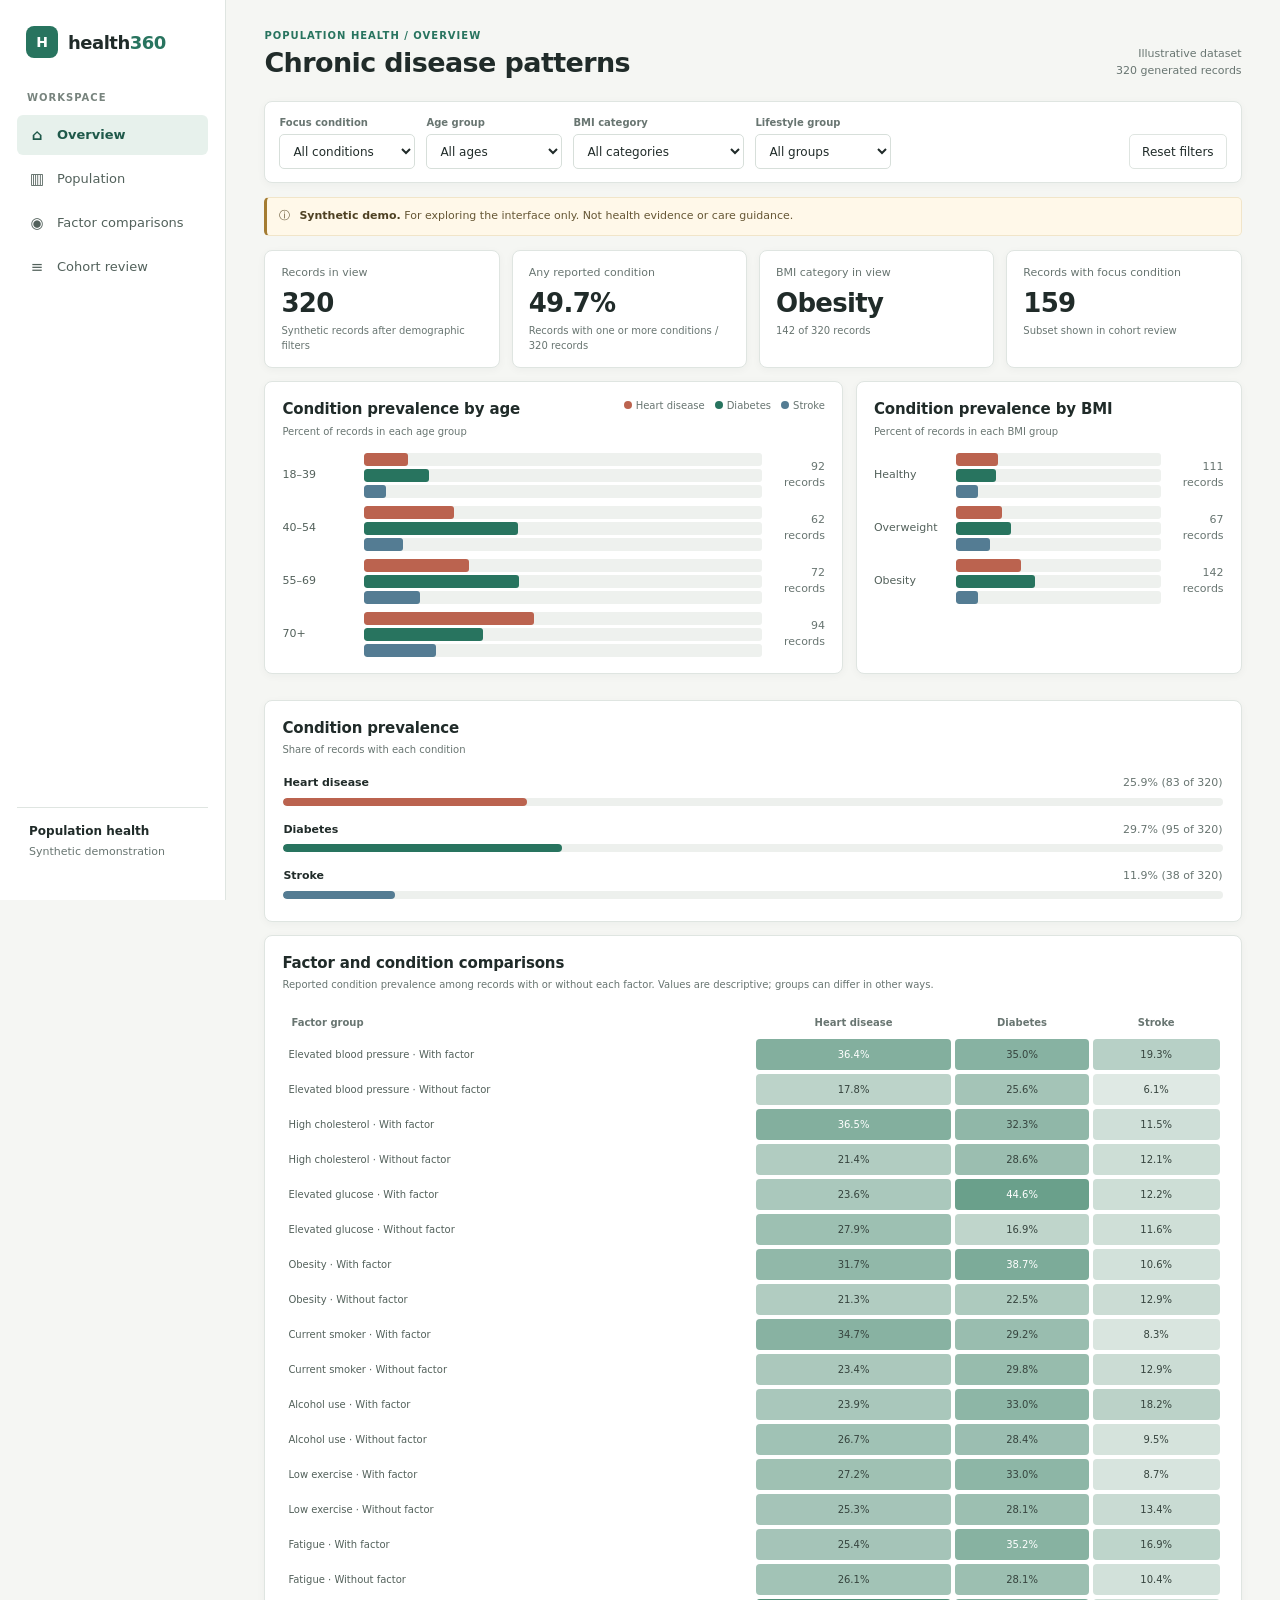
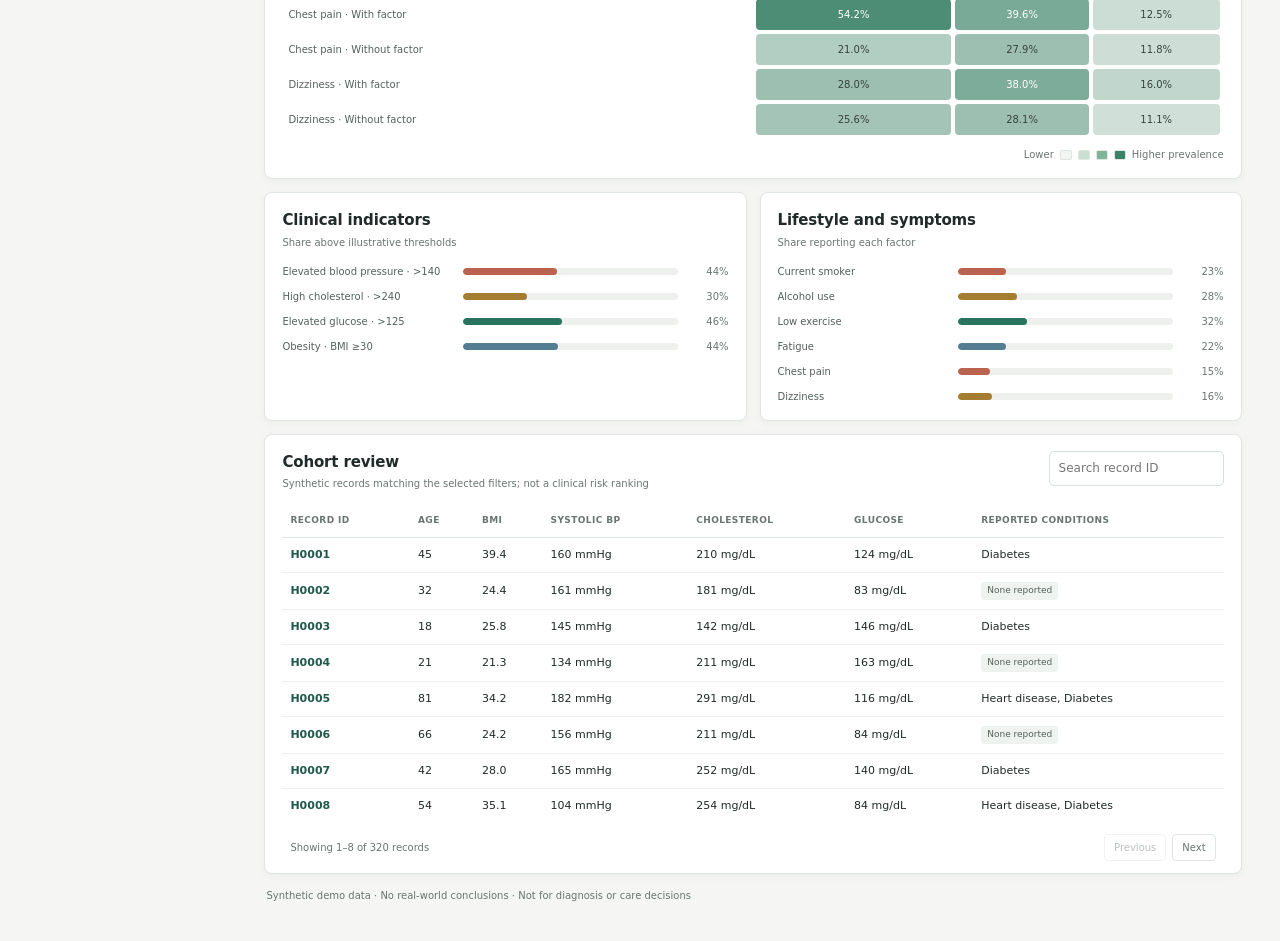
<file: index.html>
<!doctype html>
<html lang="en">
<head>
  <meta charset="utf-8">
  <meta name="viewport" content="width=device-width, initial-scale=1">
  <meta name="theme-color" content="#f5f6f3">
  <title>Health360 | Population health</title>
  <style>
    :root{color-scheme:light;--ink:#202b29;--muted:#687571;--line:#dfe5e1;--paper:#fff;--canvas:#f5f6f3;--green:#28745f;--green-dark:#1f594a;--mint:#e7f1ec;--coral:#bb634f;--gold:#a47c32;--blue:#547c93;--shadow:0 2px 8px #23392d0a;--radius:8px}
    *{box-sizing:border-box}html{scroll-behavior:smooth}body{margin:0;color:var(--ink);background:var(--canvas);font:14px/1.5 system-ui,-apple-system,"Segoe UI",sans-serif}button,input,select{font:inherit}button,select{color:inherit}.shell{max-width:1600px;min-height:100vh;margin:auto;display:grid;grid-template-columns:226px minmax(0,1fr)}aside{position:sticky;top:0;height:100vh;padding:26px 17px;background:#fff;border-right:1px solid var(--line);display:flex;flex-direction:column}.brand{display:flex;align-items:center;gap:10px;padding:0 9px 32px}.brand-mark{width:32px;height:32px;display:grid;place-items:center;background:var(--green);color:#fff;border-radius:8px;font-weight:750}.brand-name{font-size:18px;font-weight:700;letter-spacing:-.5px}.brand-name span{color:var(--green)}.nav-label{padding:0 10px;margin:0 0 8px;color:#78847e;font-size:10px;font-weight:700;text-transform:uppercase;letter-spacing:1px}.nav-link{min-height:40px;display:flex;align-items:center;gap:11px;margin:2px 0;padding:0 11px;border-radius:6px;color:#52615b;text-decoration:none;font-size:13px}.nav-link:hover,.nav-link.active{color:var(--green-dark);background:var(--mint)}.nav-link.active{font-weight:650}.nav-icon{width:18px;text-align:center;font-size:15px}.side-note{margin-top:auto;padding:14px 12px;border-top:1px solid var(--line);color:var(--muted);font-size:11px}.side-note strong{display:block;margin-bottom:4px;color:var(--ink);font-size:12px}main{min-width:0;padding:28px clamp(18px,3vw,42px) 38px}.topline{display:flex;align-items:flex-end;justify-content:space-between;gap:16px;margin-bottom:22px}.eyebrow{color:var(--green);text-transform:uppercase;letter-spacing:1px;font-size:10px;font-weight:750}h1{margin:4px 0 0;font-size:27px;line-height:1.2;letter-spacing:-.6px}.updated{color:var(--muted);font-size:11px;text-align:right}.filterbar{display:flex;flex-wrap:wrap;align-items:end;gap:11px;margin-bottom:14px;padding:13px 14px;background:var(--paper);border:1px solid var(--line);border-radius:var(--radius);box-shadow:var(--shadow)}.filter{display:grid;gap:4px;min-width:136px}.filter label{color:var(--muted);font-size:10px;font-weight:700}select,.search{height:35px;border:1px solid #d7dfda;border-radius:5px;background:#fff;padding:0 9px;font-size:12px;outline-color:var(--green)}.reset{height:35px;margin-left:auto;padding:0 12px;background:#fff;border:1px solid var(--line);border-radius:5px;cursor:pointer;font-size:12px}.reset:hover{border-color:var(--green);color:var(--green-dark)}.notice{display:flex;align-items:flex-start;gap:9px;margin-bottom:14px;padding:10px 12px;background:#fff8e9;border:1px solid #f1e5c9;border-left:3px solid var(--gold);border-radius:5px;color:#665735;font-size:11px}.notice strong{color:#4e4123}.kpis{display:grid;grid-template-columns:repeat(4,minmax(0,1fr));gap:12px;margin-bottom:13px}.kpi,.panel{background:var(--paper);border:1px solid var(--line);border-radius:var(--radius);box-shadow:var(--shadow)}.kpi{min-height:99px;padding:14px 16px}.kpi-label{color:var(--muted);font-size:11px}.kpi-value{margin-top:3px;font-size:26px;font-weight:650;letter-spacing:-.7px;font-variant-numeric:tabular-nums}.kpi-foot{color:var(--muted);font-size:10px}.dashboard-grid{display:grid;grid-template-columns:minmax(0,1.2fr) minmax(280px,.8fr);gap:13px;margin-bottom:13px}.panel{min-width:0;padding:16px 17px;margin-bottom:13px;scroll-margin-top:15px}.panel-head{display:flex;align-items:flex-start;justify-content:space-between;gap:12px;margin-bottom:14px}h2{margin:0;font-size:15px;font-weight:650;letter-spacing:-.15px}.subtitle{margin-top:3px;color:var(--muted);font-size:10px}.legend{display:flex;flex-wrap:wrap;gap:10px;color:var(--muted);font-size:10px}.legend span{white-space:nowrap}.dot{display:inline-block;width:8px;height:8px;margin-right:4px;border-radius:50%}.bar-chart{display:grid;gap:8px}.bar-row{display:grid;grid-template-columns:72px minmax(0,1fr) 53px;align-items:center;gap:10px;font-size:11px}.bar-label{color:#53615b}.bar-track{height:13px;border-radius:3px;background:#eef1ee;overflow:hidden}.bar-fill{height:100%;min-width:0;border-radius:3px;transition:width .2s ease}.bar-value{text-align:right;color:var(--muted);font-variant-numeric:tabular-nums}.condition-list{display:grid;gap:16px;padding:4px 1px 6px}.condition-top{display:flex;align-items:baseline;justify-content:space-between;gap:8px;margin-bottom:6px;font-size:11px}.condition-name{font-weight:600}.condition-value{color:var(--muted);font-variant-numeric:tabular-nums}.track{height:8px;border-radius:8px;background:#edf0ed;overflow:hidden}.fill{height:100%;border-radius:inherit;transition:width .2s ease}.section-grid{display:grid;grid-template-columns:1fr 1fr;gap:13px}.heatmap-wrap{overflow-x:auto}.heatmap{width:100%;border-collapse:separate;border-spacing:4px;text-align:center;font-size:10px}.heatmap th{padding:5px;color:var(--muted);font-weight:600}.heatmap th:first-child{text-align:left}.heatmap td{min-width:57px;padding:8px 5px;border-radius:4px;font-variant-numeric:tabular-nums}.heatmap td:first-child{text-align:left;color:#53615b;background:transparent!important;padding-left:2px;white-space:nowrap}.heat-legend{display:flex;align-items:center;justify-content:flex-end;gap:6px;margin-top:8px;color:var(--muted);font-size:10px}.heat-swatch{width:12px;height:10px;border:1px solid #dfe5e1;border-radius:2px}.factor-list{display:grid;gap:10px}.factor-row{display:grid;grid-template-columns:minmax(100px,1fr) minmax(60px,1.25fr) 42px;align-items:center;gap:9px;font-size:10px}.factor-name{color:#53615b}.factor-value{text-align:right;color:var(--muted);font-variant-numeric:tabular-nums}.factor-row .track{height:7px}.table-panel{padding-bottom:7px}.table-tools{display:flex;align-items:center;gap:8px}.search{width:175px}.table-wrap{overflow-x:auto}table.records{width:100%;border-collapse:collapse;text-align:left;white-space:nowrap}table.records th{padding:9px 8px;color:var(--muted);border-bottom:1px solid var(--line);font-size:9px;font-weight:700;text-transform:uppercase;letter-spacing:.4px}table.records td{padding:9px 8px;border-bottom:1px solid #edf0ec;font-size:11px}table.records tbody tr:last-child td{border-bottom:0}.patient-id{color:var(--green-dark);font-weight:700}.tag{display:inline-block;padding:2px 6px;color:#52615b;background:#eff3f0;border-radius:3px;font-size:9px}.empty{padding:20px;text-align:center;color:var(--muted)}.pagination{display:flex;justify-content:space-between;align-items:center;padding:10px 8px 5px;color:var(--muted);font-size:10px}.page-buttons{display:flex;gap:6px}.page-buttons button{height:27px;padding:0 9px;border:1px solid var(--line);border-radius:4px;background:white;cursor:pointer;font-size:10px}.page-buttons button:disabled{opacity:.45;cursor:default}.footer-note{padding:1px 2px 0;color:#687571;font-size:10px}.sr-only{position:absolute;width:1px;height:1px;padding:0;margin:-1px;overflow:hidden;clip:rect(0,0,0,0);white-space:nowrap;border:0}
    @media(max-width:1050px){.shell{grid-template-columns:66px minmax(0,1fr)}aside{padding:22px 9px;align-items:center}.brand{padding:0 0 30px}.brand-name,.nav-label,.nav-link span:not(.nav-icon),.side-note{display:none}.nav-link{width:42px;justify-content:center;padding:0}.nav-icon{font-size:17px}}
    @media(max-width:740px){main{padding:20px 14px 28px}.topline{align-items:flex-start}h1{font-size:24px}.updated{max-width:125px}.kpis{grid-template-columns:repeat(2,minmax(0,1fr));gap:8px}.kpi{min-height:88px;padding:12px}.dashboard-grid,.section-grid{grid-template-columns:1fr}.filter{flex:1 1 42%;min-width:120px}.reset{margin-left:0}.panel{padding:14px 12px}.panel-head{flex-wrap:wrap}.table-tools{width:100%}.search{width:100%}}
    @media(prefers-reduced-motion:reduce){*,*::before,*::after{scroll-behavior:auto!important;transition-duration:.01ms!important}}
  </style>
</head>
<body>
  <div class="shell">
    <aside aria-label="Primary navigation">
      <div class="brand"><div class="brand-mark" aria-hidden="true">H</div><div class="brand-name">health<span>360</span></div></div>
      <p class="nav-label">Workspace</p>
      <a class="nav-link active" href="#overview"><span class="nav-icon" aria-hidden="true">⌂</span><span>Overview</span></a>
      <a class="nav-link" href="#population"><span class="nav-icon" aria-hidden="true">▥</span><span>Population</span></a>
      <a class="nav-link" href="#risk-factors"><span class="nav-icon" aria-hidden="true">◉</span><span>Factor comparisons</span></a>
      <a class="nav-link" href="#patients"><span class="nav-icon" aria-hidden="true">≡</span><span>Cohort review</span></a>
      <div class="side-note"><strong>Population health</strong>Synthetic demonstration</div>
    </aside>
    <main id="overview">
      <header class="topline"><div><div class="eyebrow">Population health / overview</div><h1>Chronic disease patterns</h1></div><div class="updated">Illustrative dataset<br><span id="record-count">320</span> generated records</div></header>
      <section class="filterbar" aria-label="Dashboard filters">
        <div class="filter"><label for="condition-filter">Focus condition</label><select id="condition-filter"><option value="all">All conditions</option><option value="heart">Heart disease</option><option value="diabetes">Diabetes</option><option value="stroke">Stroke</option></select></div>
        <div class="filter"><label for="age-filter">Age group</label><select id="age-filter"><option value="all">All ages</option><option value="18-39">18–39</option><option value="40-54">40–54</option><option value="55-69">55–69</option><option value="70+">70+</option></select></div>
        <div class="filter"><label for="bmi-filter">BMI category</label><select id="bmi-filter"><option value="all">All categories</option><option value="Healthy">Healthy (&lt;25)</option><option value="Overweight">Overweight (25–29.9)</option><option value="Obesity">Obesity (≥30)</option></select></div>
        <div class="filter"><label for="lifestyle-filter">Lifestyle group</label><select id="lifestyle-filter"><option value="all">All groups</option><option value="smoking">Current smoker</option><option value="alcohol">Alcohol use</option><option value="inactive">Low exercise</option></select></div>
        <button class="reset" id="reset-filters" type="button">Reset filters</button>
      </section>
      <div class="notice" role="note"><span aria-hidden="true">ⓘ</span><span><strong>Synthetic demo.</strong> For exploring the interface only. Not health evidence or care guidance.</span></div>
      <section class="kpis" aria-label="Summary metrics">
        <article class="kpi"><div class="kpi-label">Records in view</div><div class="kpi-value" id="kpi-patients">—</div><div class="kpi-foot">Synthetic records after demographic filters</div></article>
        <article class="kpi"><div class="kpi-label" id="kpi-condition-label">Any reported condition</div><div class="kpi-value" id="kpi-prevalence">—</div><div class="kpi-foot" id="prevalence-caption">Among records in view</div></article>
        <article class="kpi"><div class="kpi-label">BMI category in view</div><div class="kpi-value" id="kpi-bmi-category">—</div><div class="kpi-foot" id="bmi-caption">Largest category by record count</div></article>
        <article class="kpi"><div class="kpi-label">Records with focus condition</div><div class="kpi-value" id="kpi-condition-count">—</div><div class="kpi-foot">Subset shown in cohort review</div></article>
      </section>
      <section class="dashboard-grid" id="population" aria-label="Population comparisons">
        <article class="panel"><div class="panel-head"><div><h2 id="age-title">Condition prevalence by age</h2><div class="subtitle">Percent of records in each age group</div></div><div class="legend" id="condition-legend"></div></div><div class="bar-chart" id="age-chart" role="img" aria-label="Condition prevalence by age group"></div></article>
        <article class="panel"><div class="panel-head"><div><h2 id="bmi-title">Condition prevalence by BMI</h2><div class="subtitle">Percent of records in each BMI group</div></div></div><div class="bar-chart" id="bmi-chart" role="img" aria-label="Condition prevalence by BMI category"></div></article>
      </section>
      <section class="panel" aria-label="Condition prevalence summary"><div class="panel-head"><div><h2>Condition prevalence</h2><div class="subtitle">Share of records with each condition</div></div></div><div class="condition-list" id="condition-list"></div></section>
      <section class="panel" id="risk-factors"><div class="panel-head"><div><h2>Factor and condition comparisons</h2><div class="subtitle">Reported condition prevalence among records with or without each factor. Values are descriptive; groups can differ in other ways.</div></div></div><div class="heatmap-wrap" id="heatmap-container"></div><div class="heat-legend"><span>Lower</span><span class="heat-swatch" style="background:#f2f5f2"></span><span class="heat-swatch" style="background:#c8dfd2"></span><span class="heat-swatch" style="background:#82b49b"></span><span class="heat-swatch" style="background:#3b8268"></span><span>Higher prevalence</span></div></section>
      <section class="section-grid" aria-label="Factor summaries"><article class="panel"><div class="panel-head"><div><h2>Clinical indicators</h2><div class="subtitle">Share above illustrative thresholds</div></div></div><div class="factor-list" id="clinical-factors"></div></article><article class="panel"><div class="panel-head"><div><h2>Lifestyle and symptoms</h2><div class="subtitle">Share reporting each factor</div></div></div><div class="factor-list" id="lifestyle-factors"></div></article></section>
      <section class="panel table-panel" id="patients"><div class="panel-head"><div><h2 id="review-title">Cohort review</h2><div class="subtitle" id="review-subtitle">Synthetic records matching the selected focus and filters; not a clinical risk ranking</div></div><div class="table-tools"><label class="sr-only" for="patient-search">Search synthetic record ID</label><input class="search" id="patient-search" type="search" placeholder="Search record ID" autocomplete="off"></div></div><div class="table-wrap"><table class="records"><thead><tr><th>Record ID</th><th>Age</th><th>BMI</th><th>Systolic BP</th><th>Cholesterol</th><th>Glucose</th><th>Reported conditions</th></tr></thead><tbody id="patient-rows"></tbody></table></div><div class="pagination"><span id="page-status">—</span><div class="page-buttons"><button type="button" id="prev-page">Previous</button><button type="button" id="next-page">Next</button></div></div></section>
      <footer class="footer-note">Synthetic demo data · No real-world conclusions · Not for diagnosis or care decisions</footer>
    </main>
  </div>
  <script>
    (() => {
      "use strict";
      const random = (() => { let seed = 360; return () => { seed = (seed * 1664525 + 1013904223) >>> 0; return seed / 4294967296; }; })();
      const records = Array.from({length:320},(_,index)=>{
        const age=18+Math.floor(random()*72), bmi=+(17+random()*24).toFixed(1), smoker=random()<.22, alcohol=random()<.31, inactive=random()<.36;
        const systolic=Math.round(92+random()*78+(age>55?8:0)+(bmi>30?6:0)), cholesterol=Math.round(135+random()*145+(age>55?12:0)), glucose=Math.round(68+random()*96+(bmi>30?12:0));
        const ageRisk=Math.max(0,age-35)/55;
        const heart=random()<Math.min(.58,.035+ageRisk*.22+(bmi>30?.10:0)+(smoker?.09:0)+(systolic>140?.10:0));
        const diabetes=random()<Math.min(.54,.025+ageRisk*.14+(bmi>30?.20:0)+(glucose>125?.22:0)+(inactive?.05:0));
        const stroke=random()<Math.min(.34,.012+ageRisk*.105+(systolic>140?.10:0)+(heart?.035:0));
        const fatigue=random()<.23+(inactive?.08:0), chestPain=random()<.08+(heart?.30:0), dizziness=random()<.10+(systolic>150?.10:0);
        return{id:`H${String(index+1).padStart(4,"0")}`,age,bmi,smoker,alcohol,inactive,systolic,cholesterol,glucose,heart,diabetes,stroke,fatigue,chestPain,dizziness};
      });
      const conditions=[{key:"heart",label:"Heart disease",color:"#bb634f"},{key:"diabetes",label:"Diabetes",color:"#28745f"},{key:"stroke",label:"Stroke",color:"#547c93"}];
      const ageGroups=[{label:"18–39",test:r=>r.age<40},{label:"40–54",test:r=>r.age>=40&&r.age<55},{label:"55–69",test:r=>r.age>=55&&r.age<70},{label:"70+",test:r=>r.age>=70}];
      const bmiGroups=[{label:"Healthy",test:r=>r.bmi<25},{label:"Overweight",test:r=>r.bmi>=25&&r.bmi<30},{label:"Obesity",test:r=>r.bmi>=30}];
      const factors=[{label:"Elevated blood pressure",test:r=>r.systolic>140},{label:"High cholesterol",test:r=>r.cholesterol>240},{label:"Elevated glucose",test:r=>r.glucose>125},{label:"Obesity",test:r=>r.bmi>=30},{label:"Current smoker",test:r=>r.smoker},{label:"Alcohol use",test:r=>r.alcohol},{label:"Low exercise",test:r=>r.inactive},{label:"Fatigue",test:r=>r.fatigue},{label:"Chest pain",test:r=>r.chestPain},{label:"Dizziness",test:r=>r.dizziness}];
      const $=id=>document.getElementById(id), controls=["condition-filter","age-filter","bmi-filter","lifestyle-filter","patient-search"], pageSize=8; let page=0;
      function ageGroup(age){return age<40?"18-39":age<55?"40-54":age<70?"55-69":"70+"}function bmiGroup(bmi){return bmi<25?"Healthy":bmi<30?"Overweight":"Obesity"}
      function cohort(){const age=$("age-filter").value,bmi=$("bmi-filter").value,life=$("lifestyle-filter").value;return records.filter(r=>(age==="all"||ageGroup(r.age)===age)&&(bmi==="all"||bmiGroup(r.bmi)===bmi)&&(life==="all"||(life==="smoking"?r.smoker:life==="alcohol"?r.alcohol:r.inactive)))}
      function pct(n,total){return total?n/total*100:0}function rate(list,key){return list.length?pct(list.filter(r=>r[key]).length,list.length):0}function selectedConditions(){const key=$("condition-filter").value;return key==="all"?conditions:conditions.filter(c=>c.key===key)}
      function setLegend(){const legend=$("condition-legend");legend.replaceChildren();selectedConditions().forEach(c=>{const span=document.createElement("span"),dot=document.createElement("i");dot.className="dot";dot.style.background=c.color;span.append(dot,document.createTextNode(c.label));legend.append(span)})}
      function renderGroupedChart(target,groups,list,kind){const container=$(target);container.replaceChildren();const shown=selectedConditions();let any=false;groups.forEach(group=>{const subset=list.filter(group.test),label=document.createElement("div");label.className="bar-label";label.textContent=group.label;const row=document.createElement("div");row.className="bar-row";row.append(label);const stack=document.createElement("div");stack.style.cssText="display:grid;gap:3px";shown.forEach(c=>{const value=rate(subset,c.key),track=document.createElement("div"),bar=document.createElement("div");track.className="bar-track";bar.className="bar-fill";bar.style.width=`${Math.min(value,100)}%`;bar.style.background=c.color;track.title=`${c.label}: ${value.toFixed(1)}% (${subset.filter(r=>r[c.key]).length} of ${subset.length})`;track.append(bar);stack.append(track);if(subset.length)any=true});const vals=shown.map(c=>`${c.label} ${rate(subset,c.key).toFixed(1)}%`).join(" · ");const value=document.createElement("div");value.className="bar-value";value.textContent=subset.length?`${subset.length} records`:"0 records";row.title=subset.length?`${group.label}: ${vals}; denominator ${subset.length}`:"No matching records";row.append(stack,value);container.append(row)});if(!any){const empty=document.createElement("div");empty.className="empty";empty.textContent="No records match the selected filters.";container.append(empty)}}
      function renderConditions(list){const box=$("condition-list");box.replaceChildren();conditions.forEach(c=>{const count=list.filter(r=>r[c.key]).length,value=pct(count,list.length),item=document.createElement("div");item.innerHTML=`<div class="condition-top"><span class="condition-name">${c.label}</span><span class="condition-value">${list.length?value.toFixed(1)+"%":"—"} (${count} of ${list.length})</span></div><div class="track"><div class="fill" style="width:${Math.min(value,100)}%;background:${c.color}"></div></div>`;box.append(item)})}
      function heatColor(value){const t=Math.max(0,Math.min(1,value/60)),start=[242,245,242],end=[59,130,104];return`rgb(${start.map((v,i)=>Math.round(v+(end[i]-v)*t)).join(",")})`}
      function renderHeatmap(list){const wrap=$("heatmap-container"),table=document.createElement("table");table.className="heatmap";const head=document.createElement("thead"),hr=document.createElement("tr"),blank=document.createElement("th");blank.textContent="Factor group";hr.append(blank);conditions.forEach(c=>{const th=document.createElement("th");th.textContent=c.label;hr.append(th)});head.append(hr);table.append(head);const body=document.createElement("tbody");factors.forEach(f=>{[true,false].forEach(present=>{const subset=list.filter(r=>f.test(r)===present),tr=document.createElement("tr"),name=document.createElement("td");name.textContent=`${f.label} · ${present?"With factor":"Without factor"}`;tr.append(name);conditions.forEach(c=>{const n=subset.filter(r=>r[c.key]).length,val=pct(n,subset.length),td=document.createElement("td");td.textContent=subset.length?`${val.toFixed(1)}%`:"—";td.style.background=subset.length?heatColor(val):"#f4f5f4";td.style.color=val>35?"#fff":"#36443e";td.title=`${f.label}, ${present?"with":"without"} factor: ${c.label}, ${n} of ${subset.length} records`;tr.append(td)});body.append(tr)})});table.append(body);wrap.replaceChildren(table)}
      function renderFactors(list,target,definitions){const container=$(target);container.replaceChildren();definitions.forEach(f=>{const value=list.length?pct(list.filter(f.test).length,list.length):0,row=document.createElement("div");row.className="factor-row";row.innerHTML=`<span class="factor-name">${f.label}</span><div class="track"><div class="fill" style="width:${value}%;background:${f.color}"></div></div><span class="factor-value">${list.length?value.toFixed(0)+"%":"—"}</span>`;container.append(row)})}
      function renderPatients(list){const focus=$("condition-filter").value,query=$("patient-search").value.trim().toLowerCase(),rows=$("patient-rows");const eligible=list.filter(r=>(focus==="all"||r[focus])&&r.id.toLowerCase().includes(query)).sort((a,b)=>a.id.localeCompare(b.id));const pages=Math.max(1,Math.ceil(eligible.length/pageSize));page=Math.min(page,pages-1);const start=page*pageSize,shown=eligible.slice(start,start+pageSize);rows.replaceChildren();if(!shown.length){const tr=document.createElement("tr"),td=document.createElement("td");td.colSpan=7;td.className="empty";td.textContent="No synthetic records match this search and filter combination.";tr.append(td);rows.append(tr)}else shown.forEach(r=>{const values=[r.id,String(r.age),r.bmi.toFixed(1),`${r.systolic} mmHg`,`${r.cholesterol} mg/dL`,`${r.glucose} mg/dL`,conditions.filter(c=>r[c.key]).map(c=>c.label).join(", ")||"None reported"];const tr=document.createElement("tr");values.forEach((v,i)=>{const td=document.createElement("td");td.textContent=v;if(i===0)td.className="patient-id";if(i===6&&v==="None reported"){const tag=document.createElement("span");tag.className="tag";tag.textContent=v;td.replaceChildren(tag)}tr.append(td)});rows.append(tr)});$("page-status").textContent=eligible.length?`Showing ${start+1}–${Math.min(start+pageSize,eligible.length)} of ${eligible.length} records`:"0 records";$("prev-page").disabled=page===0;$("next-page").disabled=page>=pages-1}
      function update(){const list=cohort(),focus=$("condition-filter").value,selected=focus==="all"?null:conditions.find(c=>c.key===focus);$("kpi-patients").textContent=list.length.toLocaleString();const any=list.filter(r=>r.heart||r.diabetes||r.stroke).length;$("kpi-prevalence").textContent=list.length?(selected?rate(list,selected.key):pct(any,list.length)).toFixed(1)+"%":"—";$("kpi-condition-label").textContent=selected?`${selected.label} prevalence`:"Any reported condition";$("prevalence-caption").textContent=list.length?`${selected?selected.label+" cases":"Records with one or more conditions"} / ${list.length} records`:"No matching records";const categoryCounts=bmiGroups.map(g=>({label:g.label,count:list.filter(g.test).length})).sort((a,b)=>b.count-a.count);$("kpi-bmi-category").textContent=categoryCounts[0]?.count?categoryCounts[0].label:"—";$("bmi-caption").textContent=list.length?`${categoryCounts[0].count} of ${list.length} records`:"No matching records";$("kpi-condition-count").textContent=selected?list.filter(r=>r[selected.key]).length.toLocaleString():any.toLocaleString();$("age-title").textContent=selected?`${selected.label} prevalence by age`:"Condition prevalence by age";$("bmi-title").textContent=selected?`${selected.label} prevalence by BMI`:"Condition prevalence by BMI";$("review-title").textContent=selected?`${selected.label} cohort review`:"Cohort review";$("review-subtitle").textContent=selected?`Synthetic records reporting ${selected.label.toLowerCase()} and matching the demographic filters; not a clinical risk ranking` :"Synthetic records matching the selected filters; not a clinical risk ranking";setLegend();renderGroupedChart("age-chart",ageGroups,list,"age");renderGroupedChart("bmi-chart",bmiGroups,list,"bmi");renderConditions(list);renderHeatmap(list);renderFactors(list,"clinical-factors",[{label:"Elevated blood pressure · >140",test:r=>r.systolic>140,color:"#bb634f"},{label:"High cholesterol · >240",test:r=>r.cholesterol>240,color:"#a47c32"},{label:"Elevated glucose · >125",test:r=>r.glucose>125,color:"#28745f"},{label:"Obesity · BMI ≥30",test:r=>r.bmi>=30,color:"#547c93"}]);renderFactors(list,"lifestyle-factors",[{label:"Current smoker",test:r=>r.smoker,color:"#bb634f"},{label:"Alcohol use",test:r=>r.alcohol,color:"#a47c32"},{label:"Low exercise",test:r=>r.inactive,color:"#28745f"},{label:"Fatigue",test:r=>r.fatigue,color:"#547c93"},{label:"Chest pain",test:r=>r.chestPain,color:"#bb634f"},{label:"Dizziness",test:r=>r.dizziness,color:"#a47c32"}]);renderPatients(list)}
      controls.forEach(id=>$(id).addEventListener(id==="patient-search"?"input":"change",()=>{page=0;update()}));$("reset-filters").addEventListener("click",()=>{controls.forEach(id=>$(id).value=id==="patient-search"?"":"all");page=0;update()});$("prev-page").addEventListener("click",()=>{page=Math.max(0,page-1);renderPatients(cohort())});$("next-page").addEventListener("click",()=>{page+=1;renderPatients(cohort())});$("record-count").textContent=records.length.toLocaleString();
      const links=[...document.querySelectorAll(".nav-link")];links.forEach(link=>link.addEventListener("click",()=>{links.forEach(item=>item.classList.toggle("active",item===link))}));update();
    })();
  </script>
</body>
</html>
</file>
